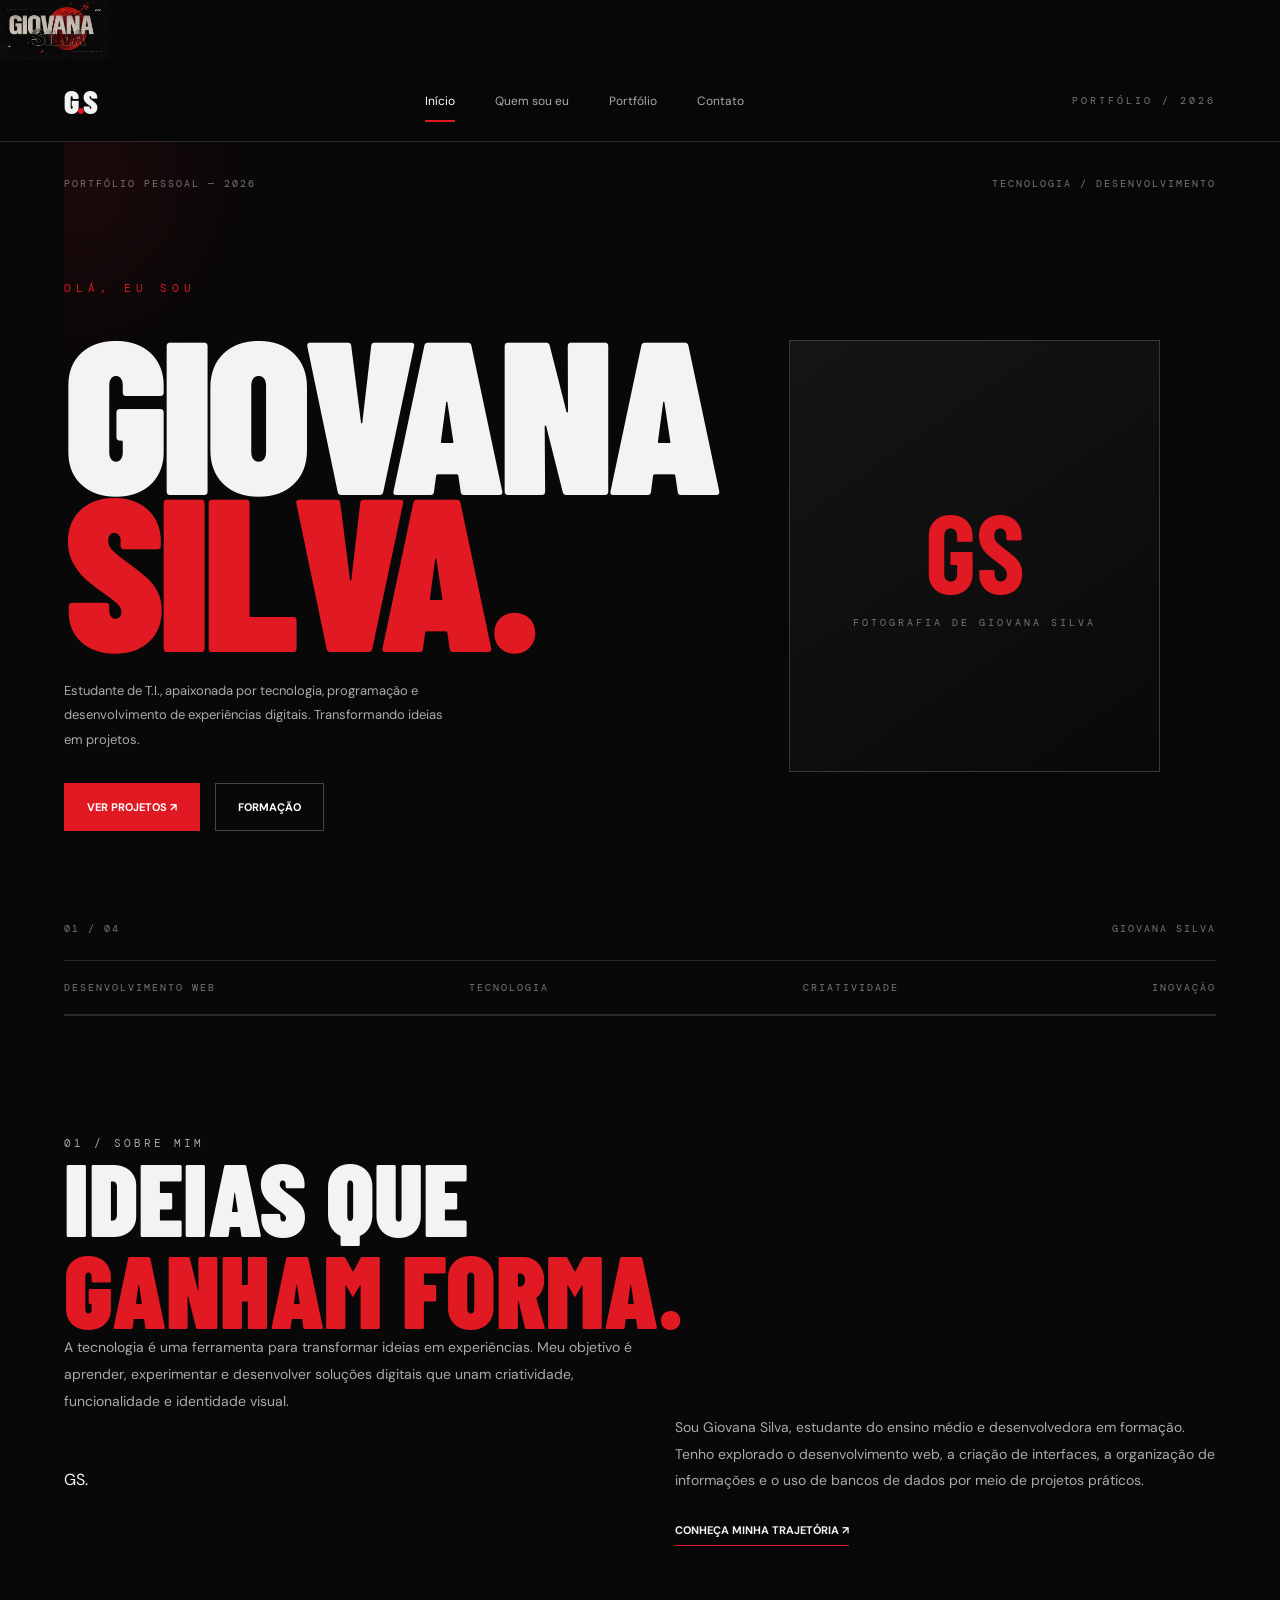
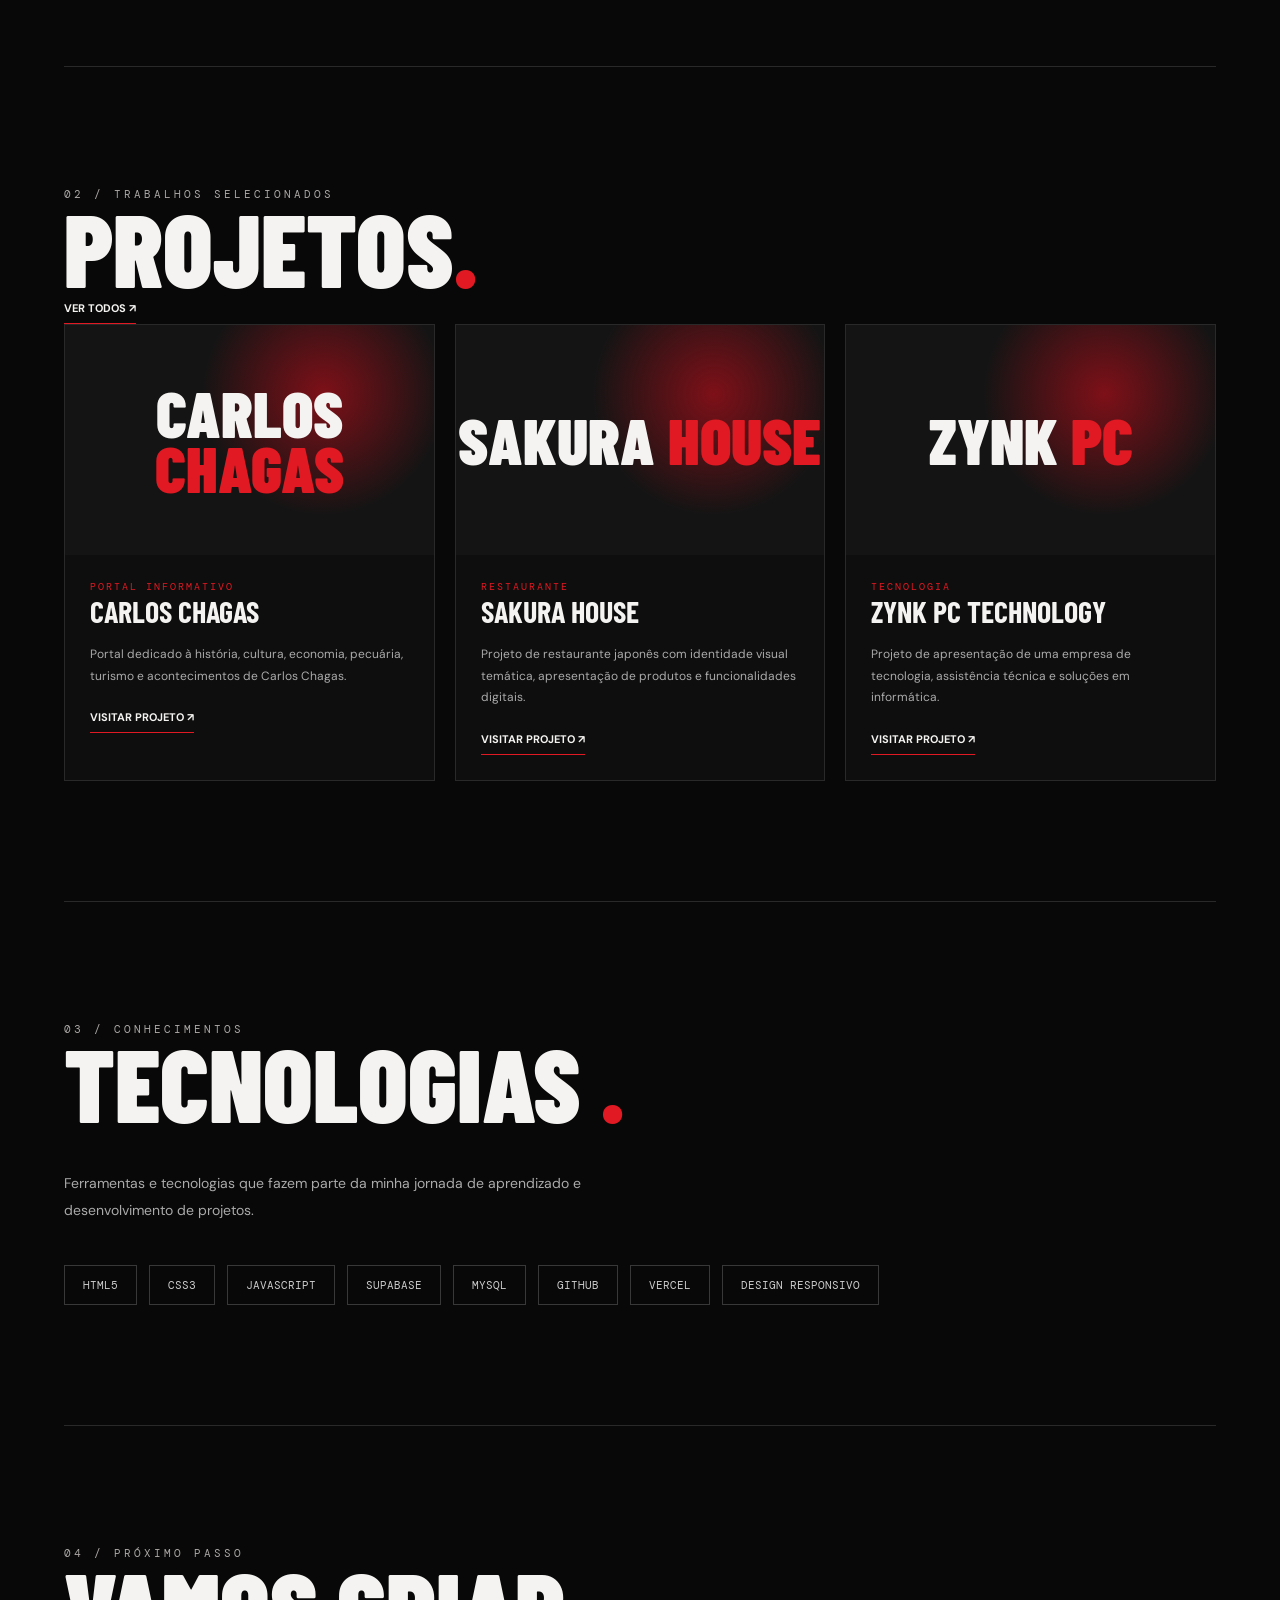
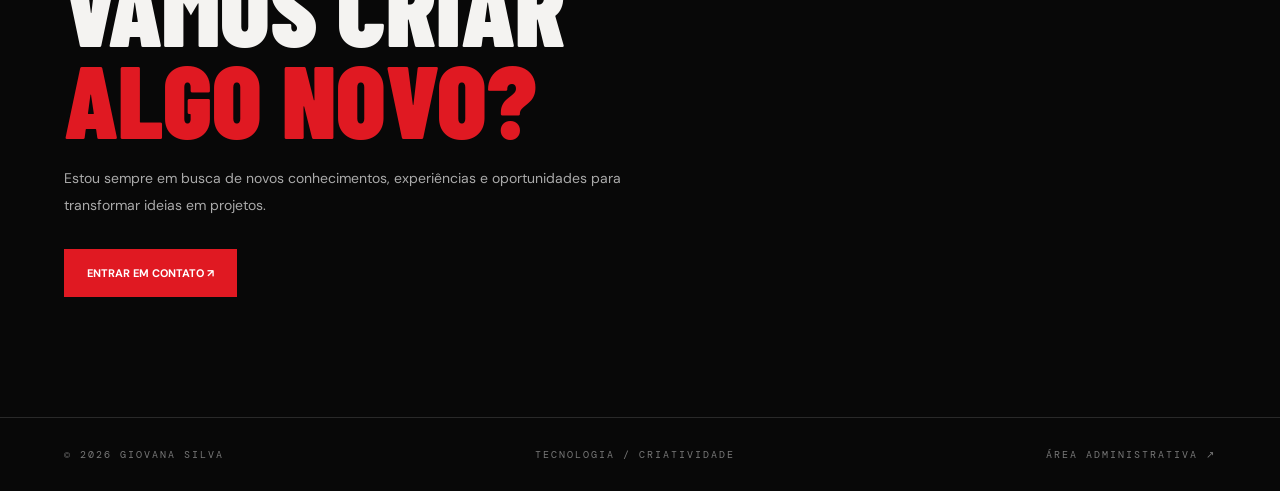
<file: index.html>
<!DOCTYPE html>
<html lang="pt-BR">

<head>
    <meta charset="UTF-8">
    <meta name="viewport" content="width=device-width, initial-scale=1.0">

    <title>Giovana Silva 💖Portfólio</title>

    <meta name="description"
        content="Portfólio pessoal de Giovana Silva. Conheça minha trajetória, projetos e experiências em tecnologia e desenvolvimento web.">

    <meta name="author" content="Giovana Silva">
    <meta name="robots" content="index, follow">
    <meta name="theme-color" content="#080808">

    <meta property="og:title" content="Giovana Silva | Portfólio">
    <meta property="og:description"
        content="Tecnologia, criatividade e desenvolvimento web.">

    <link rel="stylesheet" href="css/style.css">
    <link rel="stylesheet" href="css/home.css">
    <a href="index.html" class="brand">
    <img
        src="img/Pôster tipográfico Giovana Silva.png"
        alt="Logo Giovana Silva">
</a>

    <link rel="icon" href="img/img">

</head>

<body>

    <!-- CABEÇALHO -->

    <header class="site-header">

        <a href="index.html" class="brand">
            G<span>.</span>S
        </a>

        <button class="menu-toggle"
            aria-label="Abrir menu"
            aria-expanded="false">
            ☰
        </button>

        <nav class="nav">

            <a href="index.html" class="active">Início</a>

            <a href="quem-sou-eu.html">Quem sou eu</a>

            <a href="portfolio.html">Portfólio</a>

            <a href="contato.html">Contato</a>

        </nav>

        <span class="header-mark">
            PORTFÓLIO / 2026
        </span>

    </header>


    <main>

        <!-- APRESENTAÇÃO -->

        <section class="container hero home-hero">

            <div class="hero-top meta-row">

                <span>PORTFÓLIO PESSOAL — 2026</span>

                <span>TECNOLOGIA / DESENVOLVIMENTO</span>

            </div>


            <div class="hero-grid">

                <div class="hero-content">

                    <div class="hero-kicker">
                        OLÁ, EU SOU
                    </div>

                    <h1 class="hero-name">
                        GIOVANA
                        <span>SILVA.</span>
                    </h1>

                    <p class="hero-description">

                        Estudante de T.I., apaixonada por
                        tecnologia, programação e desenvolvimento
                        de experiências digitais.

                        Transformando ideias em projetos.

                    </p>


                    <div class="btn-row">

                        <a href="portfolio.html" class="btn">
                            VER PROJETOS ↗
                        </a>

                        <a href="quem-sou-eu.html"
                            class="btn secondary">

                            FORMAÇÃO

                        </a>

                    </div>

                </div>


                <!-- ESPAÇO PARA FOTOGRAFIA -->

                <div class="hero-visual">

                    <div class="photo-placeholder">

                        <strong>GS</strong>

                        <small>
                            FOTOGRAFIA DE GIOVANA SILVA
                        </small>

                    </div>

                </div>

            </div>


            <div class="meta-row">

                <span>01 / 04</span>

                <span>GIOVANA SILVA</span>

            </div>

        </section>


        <!-- IDENTIDADE -->

        <div class="intro-strip container">

            <span>DESENVOLVIMENTO WEB</span>

            <span>TECNOLOGIA</span>

            <span>CRIATIVIDADE</span>

            <span>INOVAÇÃO</span>

        </div>


        <!-- SOBRE -->

        <section class="section container">

            <div class="section-head reveal">

                <div>

                    <div class="eyebrow">
                        01 / SOBRE MIM
                    </div>

                    <h2 class="section-title">

                        IDEIAS QUE
                        <br>

                        <span>GANHAM FORMA.</span>

                    </h2>

                </div>


                <p class="body-copy">

                    A tecnologia é uma ferramenta para transformar
                    ideias em experiências.

                    Meu objetivo é aprender, experimentar e desenvolver
                    soluções digitais que unam criatividade,
                    funcionalidade e identidade visual.

                </p>

            </div>


            <div class="split reveal">

                <div class="big-index">
                    GS<span>.</span>
                </div>

                <div>

                    <p class="body-copy">

                        Sou Giovana Silva, estudante do ensino médio
                        e desenvolvedora em formação.

                        Tenho explorado o desenvolvimento web,
                        a criação de interfaces, a organização
                        de informações e o uso de bancos de dados
                        por meio de projetos práticos.

                    </p>

                    <br>

                    <a href="quem-sou-eu.html" class="text-link">

                        CONHEÇA MINHA TRAJETÓRIA ↗

                    </a>

                </div>

            </div>

        </section>


        <!-- PROJETOS -->

        <section class="section container">

            <div class="section-head reveal">

                <div>

                    <div class="eyebrow">
                        02 / TRABALHOS SELECIONADOS
                    </div>

                    <h2 class="section-title">
                        PROJETOS<span>.</span>
                    </h2>

                </div>


                <a href="portfolio.html" class="text-link">
                    VER TODOS ↗
                </a>

            </div>


            <div class="cards">


                <!-- CARLOS CHAGAS -->

                <article class="project-card">

                    <div class="project-art">

                        <strong>
                            CARLOS
                            <span>CHAGAS</span>
                        </strong>

                    </div>

                    <div class="project-info">

                        <div class="project-type">
                            PORTAL INFORMATIVO
                        </div>

                        <h3>CARLOS CHAGAS</h3>

                        <p>

                            Portal dedicado à história,
                            cultura, economia, pecuária,
                            turismo e acontecimentos de
                            Carlos Chagas.

                        </p>

                        <a href="https://carloschagas.vercel.app/"
                            target="_blank"
                            rel="noopener noreferrer"
                            class="text-link">

                            VISITAR PROJETO ↗

                        </a>

                    </div>

                </article>


                <!-- SAKURA HOUSE -->

                <article class="project-card">

                    <div class="project-art">

                        <strong>
                            SAKURA
                            <span>HOUSE</span>
                        </strong>

                    </div>

                    <div class="project-info">

                        <div class="project-type">
                            RESTAURANTE
                        </div>

                        <h3>SAKURA HOUSE</h3>

                        <p>

                            Projeto de restaurante japonês
                            com identidade visual temática,
                            apresentação de produtos e
                            funcionalidades digitais.

                        </p>

                        <a href="https://sakurahouse-silk.vercel.app/"
                            target="_blank"
                            rel="noopener noreferrer"
                            class="text-link">

                            VISITAR PROJETO ↗

                        </a>

                    </div>

                </article>


                <!-- ZYNK -->

                <article class="project-card">

                    <div class="project-art">

                        <strong>
                            ZYNK
                            <span>PC</span>
                        </strong>

                    </div>

                    <div class="project-info">

                        <div class="project-type">
                            TECNOLOGIA
                        </div>

                        <h3>ZYNK PC TECHNOLOGY</h3>

                        <p>

                            Projeto de apresentação
                            de uma empresa de tecnologia,
                            assistência técnica e soluções
                            em informática.

                        </p>

                        <a href="https://zynk-roan.vercel.app/"
                            target="_blank"
                            rel="noopener noreferrer"
                            class="text-link">

                            VISITAR PROJETO ↗

                        </a>

                    </div>

                </article>


            </div>

        </section>


        <!-- CONHECIMENTOS -->

        <section class="section container">

            <div class="eyebrow">
                03 / CONHECIMENTOS
            </div>

            <h2 class="section-title">

                TECNOLOGIAS
                <span>.</span>

            </h2>

            <br><br>

            <p class="body-copy">

                Ferramentas e tecnologias que fazem parte
                da minha jornada de aprendizado e
                desenvolvimento de projetos.

            </p>

            <br><br>

            <div class="skills">

                <span class="skill">HTML5</span>

                <span class="skill">CSS3</span>

                <span class="skill">JAVASCRIPT</span>

                <span class="skill">SUPABASE</span>

                <span class="skill">MYSQL</span>

                <span class="skill">GITHUB</span>

                <span class="skill">VERCEL</span>

                <span class="skill">DESIGN RESPONSIVO</span>

            </div>

        </section>


        <!-- OBJETIVOS -->

        <section class="section container">

            <div class="eyebrow">
                04 / PRÓXIMO PASSO
            </div>

            <h2 class="section-title">

                VAMOS CRIAR
                <br>

                <span>ALGO NOVO?</span>

            </h2>

            <br>

            <p class="body-copy">

                Estou sempre em busca de novos conhecimentos,
                experiências e oportunidades para transformar
                ideias em projetos.

            </p>

            <div class="btn-row">

                <a href="contato.html" class="btn">
                    ENTRAR EM CONTATO ↗
                </a>

            </div>

        </section>

    </main>


    <!-- RODAPÉ -->

    <footer class="site-footer">

        <span>© 2026 GIOVANA SILVA</span>

        <span>TECNOLOGIA / CRIATIVIDADE</span>

        <a href="login.html">
            ÁREA ADMINISTRATIVA ↗
        </a>

    </footer>


    <script src="js/home.js"></script>

</body>

</html>
</file>
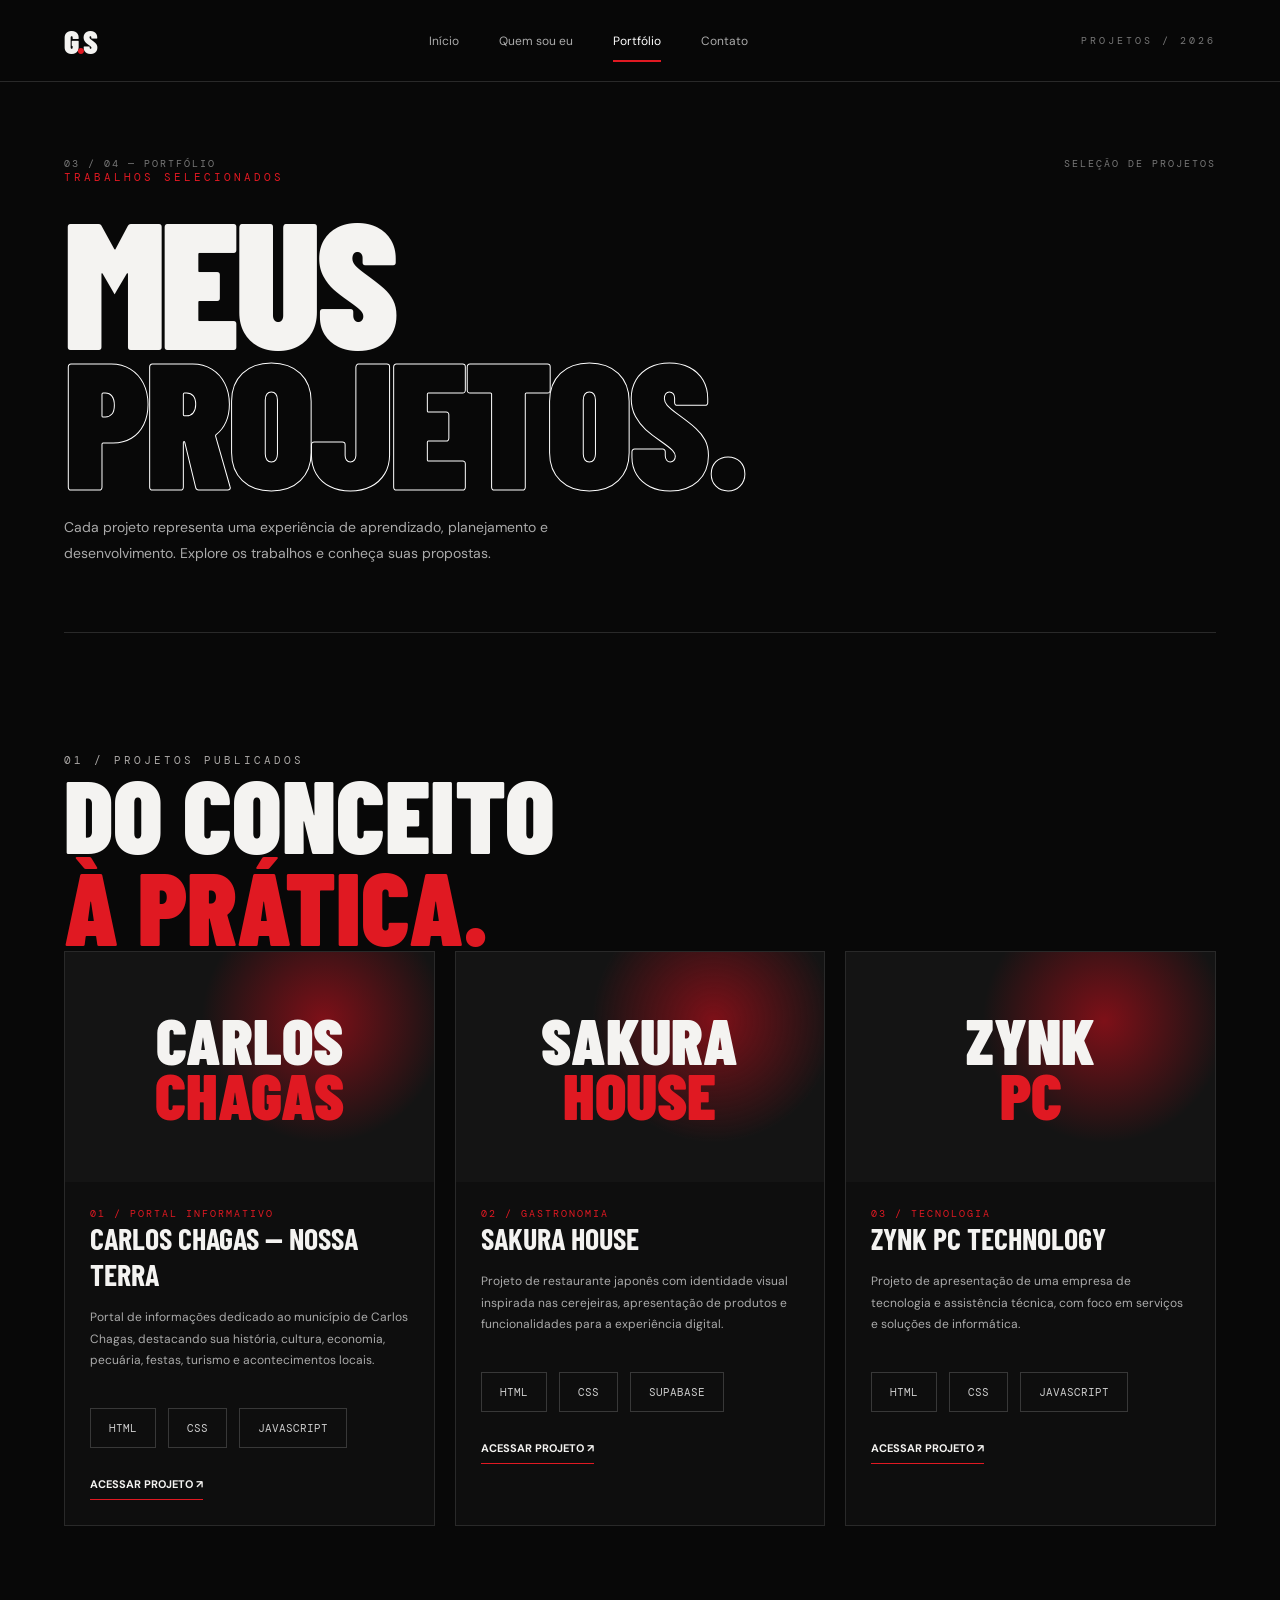
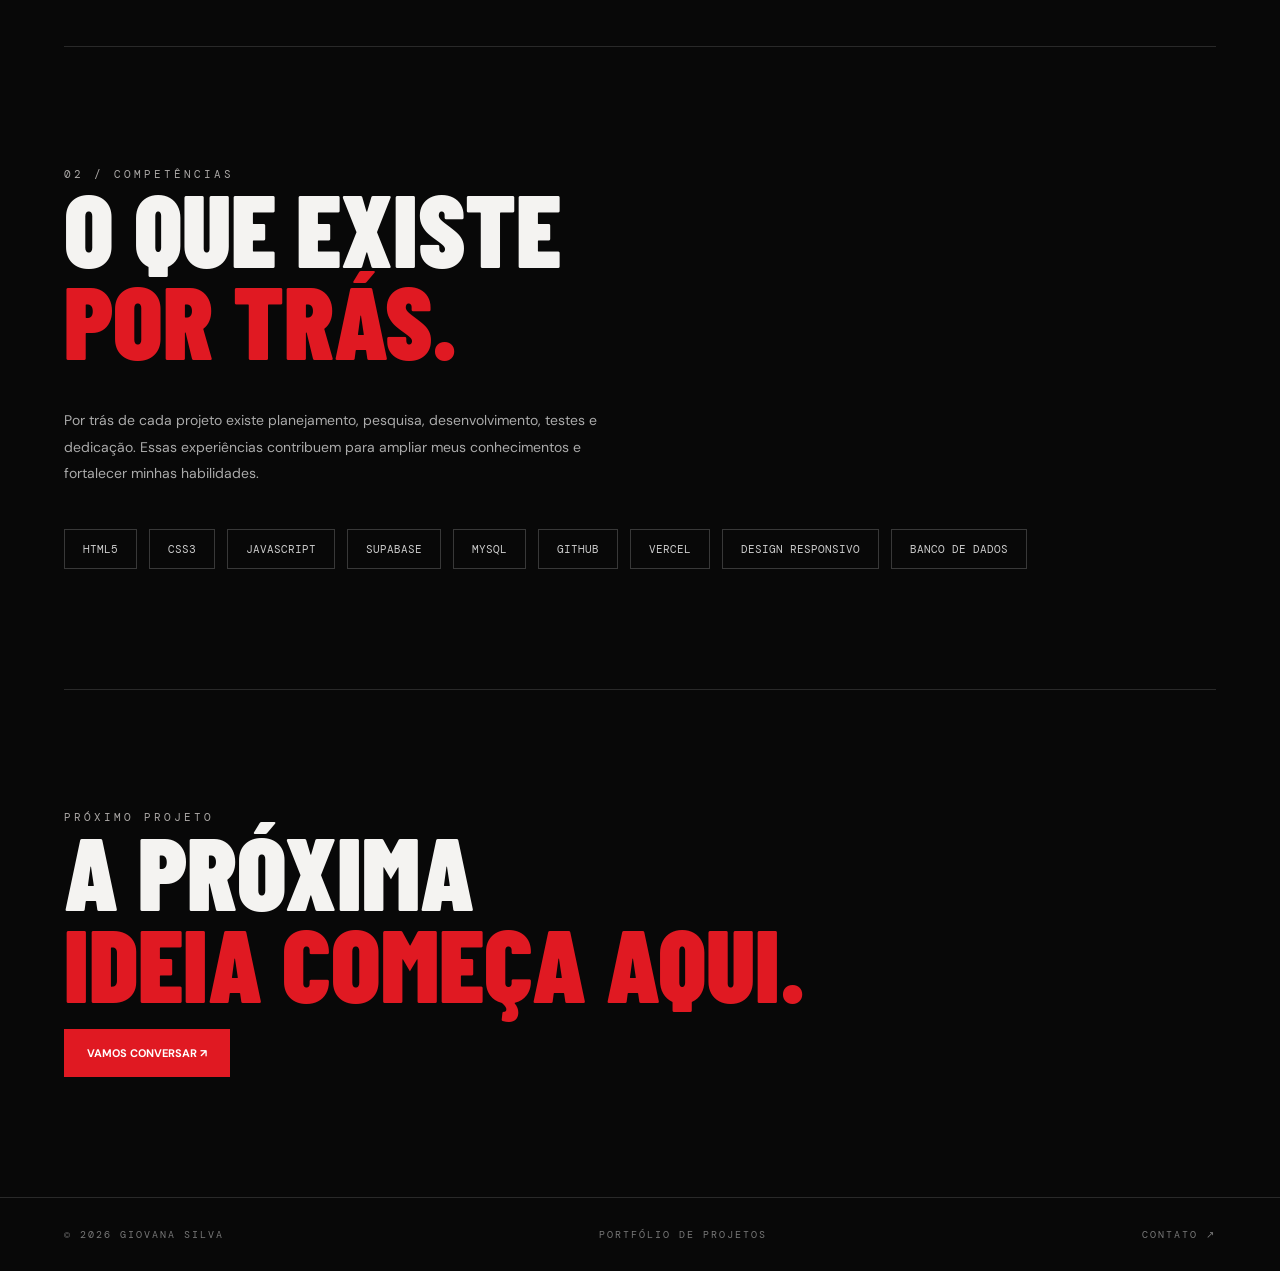
<file: portfolio.html>
<!DOCTYPE html>
<html lang="pt-BR">

<head>

    <meta charset="UTF-8">
    <meta name="viewport" content="width=device-width, initial-scale=1.0">

    <title>Portfólio | Giovana Silva</title>

    <meta name="description"
        content="Conheça os projetos de desenvolvimento web de Giovana Silva.">

    <meta name="author" content="Giovana Silva">

    <link rel="stylesheet" href="css/style.css">

</head>

<body>

    <header class="site-header">

        <a href="index.html" class="brand">
            G<span>.</span>S
        </a>

        <button class="menu-toggle"
            aria-label="Abrir menu"
            aria-expanded="false">
            ☰
        </button>

        <nav class="nav">

            <a href="index.html">Início</a>

            <a href="quem-sou-eu.html">Quem sou eu</a>

            <a href="portfolio.html" class="active">
                Portfólio
            </a>

            <a href="contato.html">Contato</a>

        </nav>

        <span class="header-mark">
            PROJETOS / 2026
        </span>

    </header>


    <main>


        <!-- ABERTURA -->

        <section class="container page-hero">

            <div class="meta-row">

                <span>03 / 04 — PORTFÓLIO</span>

                <span>SELEÇÃO DE PROJETOS</span>

            </div>


            <div>

                <div class="eyebrow red">
                    TRABALHOS SELECIONADOS
                </div>

                <h1 class="display">

                    MEUS

                    <br>

                    <span class="outline">
                        PROJETOS.
                    </span>

                </h1>

            </div>


            <p class="body-copy">

                Cada projeto representa uma experiência
                de aprendizado, planejamento e desenvolvimento.

                Explore os trabalhos e conheça suas propostas.

            </p>

        </section>


        <!-- PROJETOS -->

        <section class="section container">

            <div class="section-head">

                <div>

                    <div class="eyebrow">
                        01 / PROJETOS PUBLICADOS
                    </div>

                    <h2 class="section-title">

                        DO CONCEITO

                        <br>

                        <span>À PRÁTICA.</span>

                    </h2>

                </div>

            </div>


            <div class="cards">


                <!-- PROJETO 01 -->

                <article class="project-card">

                    <div class="project-art">

                        <strong>

                            CARLOS

                            <br>

                            <span>CHAGAS</span>

                        </strong>

                    </div>


                    <div class="project-info">

                        <div class="project-type">
                            01 / PORTAL INFORMATIVO
                        </div>

                        <h3>CARLOS CHAGAS — NOSSA TERRA</h3>

                        <p>

                            Portal de informações dedicado
                            ao município de Carlos Chagas,
                            destacando sua história, cultura,
                            economia, pecuária, festas,
                            turismo e acontecimentos locais.

                        </p>

                        <br>

                        <div class="skills">

                            <span class="skill">HTML</span>

                            <span class="skill">CSS</span>

                            <span class="skill">JAVASCRIPT</span>

                        </div>

                        <br>

                        <a href="https://carloschagas.vercel.app/"
                            target="_blank"
                            rel="noopener noreferrer"
                            class="text-link">

                            ACESSAR PROJETO ↗

                        </a>

                    </div>

                </article>


                <!-- PROJETO 02 -->

                <article class="project-card">

                    <div class="project-art">

                        <strong>

                            SAKURA

                            <br>

                            <span>HOUSE</span>

                        </strong>

                    </div>


                    <div class="project-info">

                        <div class="project-type">
                            02 / GASTRONOMIA
                        </div>

                        <h3>SAKURA HOUSE</h3>

                        <p>

                            Projeto de restaurante japonês
                            com identidade visual inspirada
                            nas cerejeiras, apresentação
                            de produtos e funcionalidades
                            para a experiência digital.

                        </p>

                        <br>

                        <div class="skills">

                            <span class="skill">HTML</span>

                            <span class="skill">CSS</span>

                            <span class="skill">SUPABASE</span>

                        </div>

                        <br>

                        <a href="https://sakurahouse-silk.vercel.app/"
                            target="_blank"
                            rel="noopener noreferrer"
                            class="text-link">

                            ACESSAR PROJETO ↗

                        </a>

                    </div>

                </article>


                <!-- PROJETO 03 -->

                <article class="project-card">

                    <div class="project-art">

                        <strong>

                            ZYNK

                            <br>

                            <span>PC</span>

                        </strong>

                    </div>


                    <div class="project-info">

                        <div class="project-type">
                            03 / TECNOLOGIA
                        </div>

                        <h3>ZYNK PC TECHNOLOGY</h3>

                        <p>

                            Projeto de apresentação
                            de uma empresa de tecnologia
                            e assistência técnica,
                            com foco em serviços e
                            soluções de informática.

                        </p>

                        <br>

                        <div class="skills">

                            <span class="skill">HTML</span>

                            <span class="skill">CSS</span>

                            <span class="skill">JAVASCRIPT</span>

                        </div>

                        <br>

                        <a href="https://zynk-roan.vercel.app/"
                            target="_blank"
                            rel="noopener noreferrer"
                            class="text-link">

                            ACESSAR PROJETO ↗

                        </a>

                    </div>

                </article>


            </div>

        </section>


        <!-- COMPETÊNCIAS -->

        <section class="section container">

            <div class="eyebrow">
                02 / COMPETÊNCIAS
            </div>

            <h2 class="section-title">

                O QUE EXISTE

                <br>

                <span>POR TRÁS.</span>

            </h2>

            <br><br>

            <p class="body-copy">

                Por trás de cada projeto existe
                planejamento, pesquisa, desenvolvimento,
                testes e dedicação.

                Essas experiências contribuem
                para ampliar meus conhecimentos
                e fortalecer minhas habilidades.

            </p>

            <br><br>

            <div class="skills">

                <span class="skill">HTML5</span>

                <span class="skill">CSS3</span>

                <span class="skill">JAVASCRIPT</span>

                <span class="skill">SUPABASE</span>

                <span class="skill">MYSQL</span>

                <span class="skill">GITHUB</span>

                <span class="skill">VERCEL</span>

                <span class="skill">DESIGN RESPONSIVO</span>

                <span class="skill">BANCO DE DADOS</span>

            </div>

        </section>


        <!-- ENCERRAMENTO -->

        <section class="section container">

            <div class="eyebrow">
                PRÓXIMO PROJETO
            </div>

            <h2 class="section-title">

                A PRÓXIMA

                <br>

                <span>IDEIA COMEÇA AQUI.</span>

            </h2>

            <br>

            <a href="contato.html" class="btn">
                VAMOS CONVERSAR ↗
            </a>

        </section>

    </main>


    <footer class="site-footer">

        <span>© 2026 GIOVANA SILVA</span>

        <span>PORTFÓLIO DE PROJETOS</span>

        <a href="contato.html">
            CONTATO ↗
        </a>

    </footer>


    <script src="js/home.js"></script>

</body>

</html>
</file>
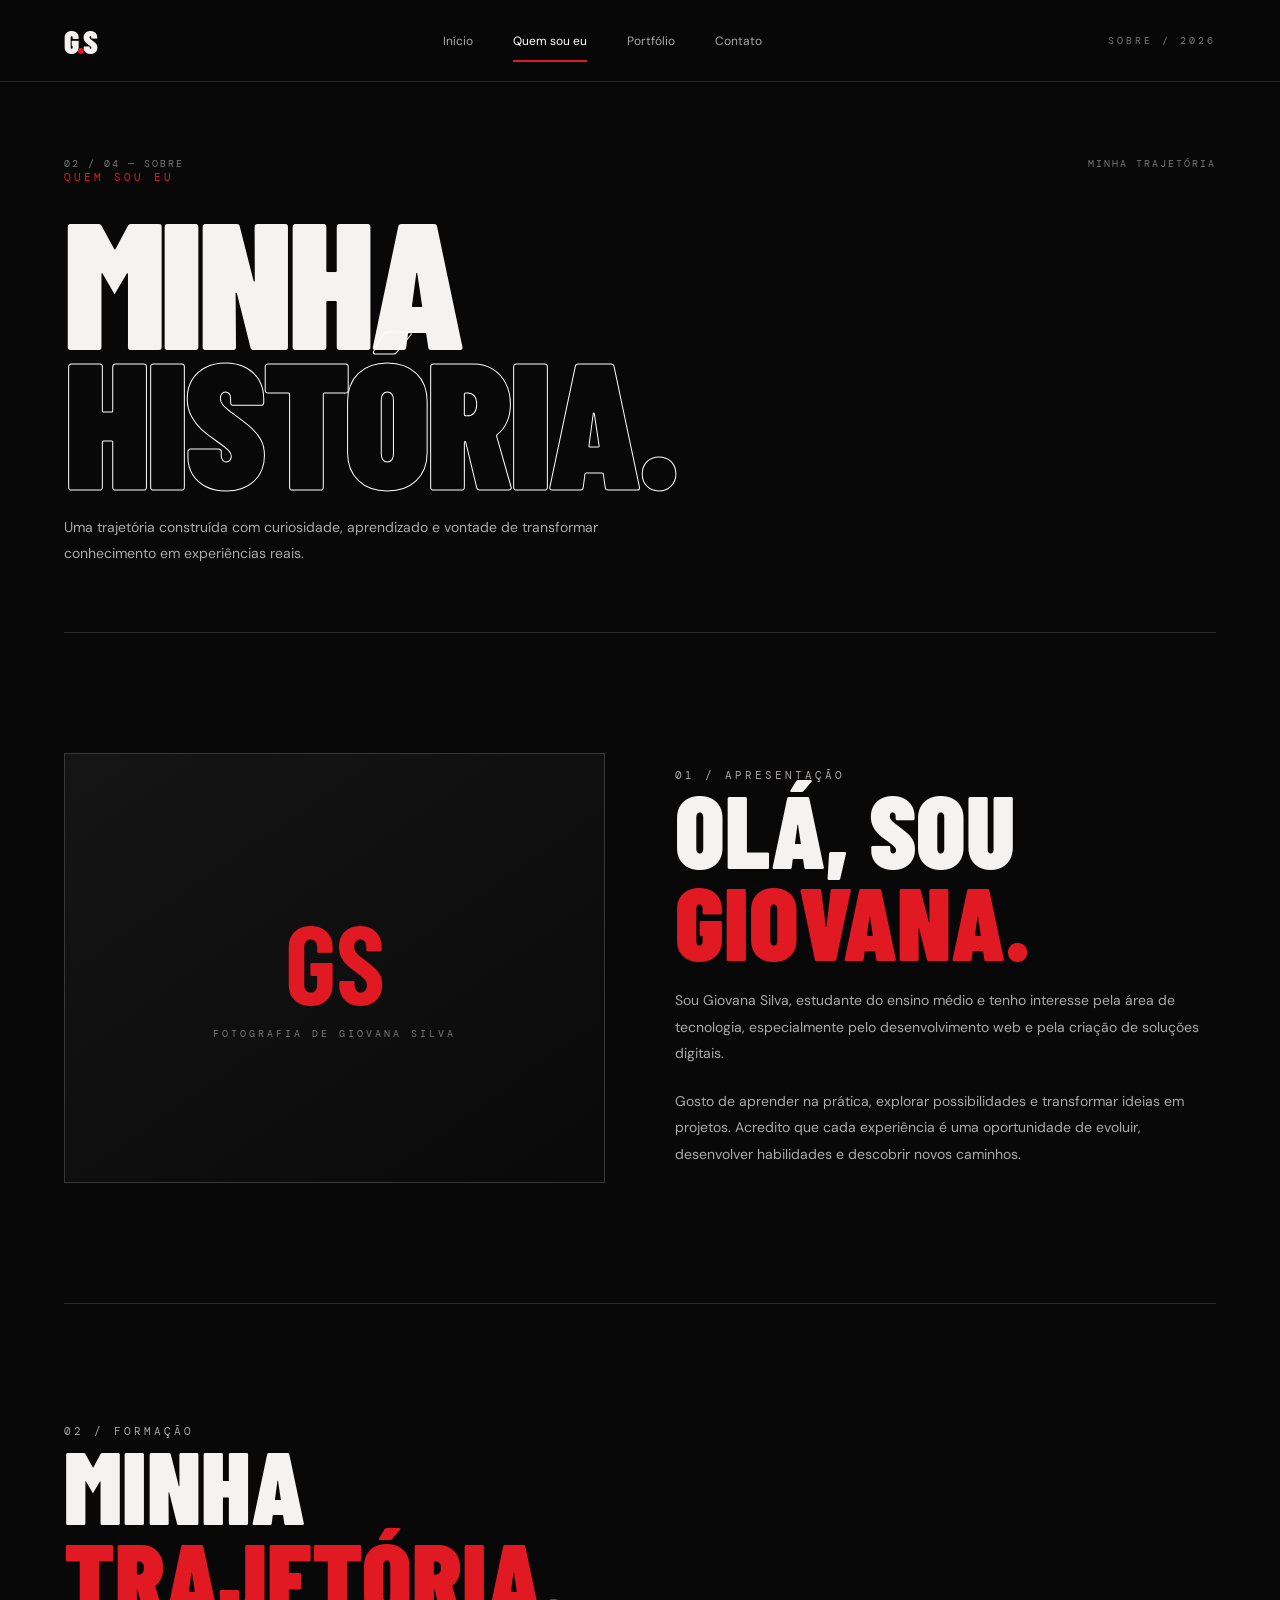
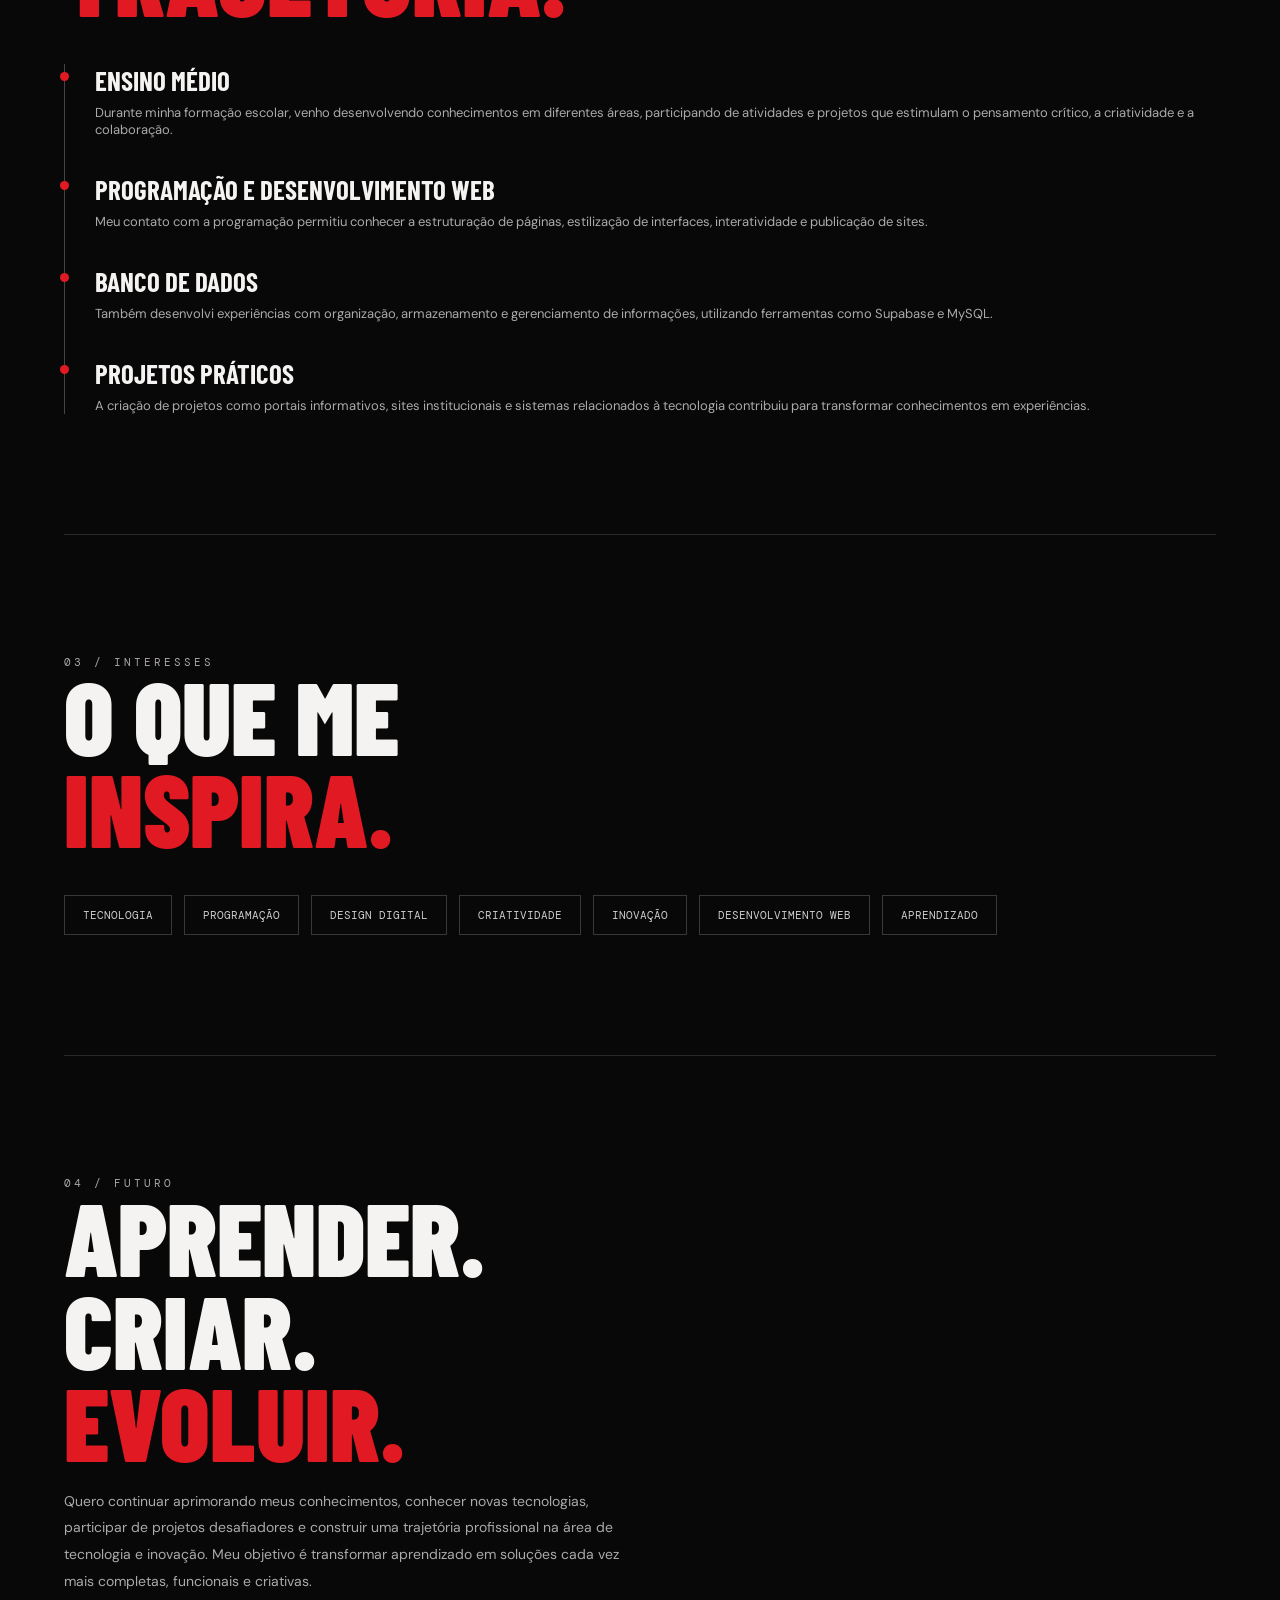
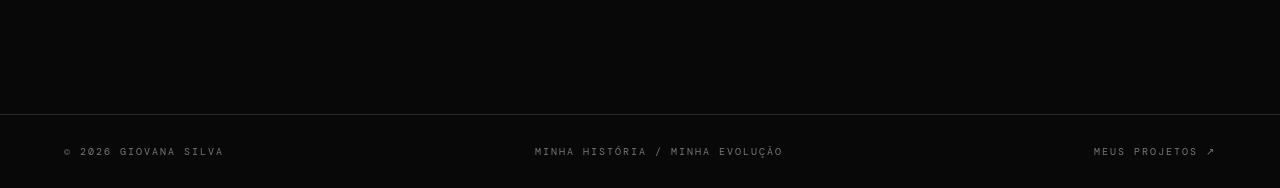
<file: quem-sou-eu.html>
<!DOCTYPE html>
<html lang="pt-BR">

<head>

    <meta charset="UTF-8">
    <meta name="viewport" content="width=device-width, initial-scale=1.0">

    <title>Quem sou eu | Giovana Silva</title>

    <meta name="description"
        content="Conheça Giovana Silva, sua trajetória escolar, interesses, experiências e objetivos na tecnologia.">

    <meta name="author" content="Giovana Silva">

    <link rel="stylesheet" href="css/style.css">

</head>

<body>

    <header class="site-header">

        <a href="index.html" class="brand">
            G<span>.</span>S
        </a>

        <button class="menu-toggle"
            aria-label="Abrir menu"
            aria-expanded="false">
            ☰
        </button>

        <nav class="nav">

            <a href="index.html">Início</a>

            <a href="quem-sou-eu.html" class="active">
                Quem sou eu
            </a>

            <a href="portfolio.html">Portfólio</a>

            <a href="contato.html">Contato</a>

        </nav>

        <span class="header-mark">
            SOBRE / 2026
        </span>

    </header>


    <main>

        <!-- ABERTURA -->

        <section class="container page-hero">

            <div class="meta-row">

                <span>02 / 04 — SOBRE</span>

                <span>MINHA TRAJETÓRIA</span>

            </div>


            <div>

                <div class="eyebrow red">
                    QUEM SOU EU
                </div>

                <h1 class="display">

                    MINHA

                    <br>

                    <span class="outline">
                        HISTÓRIA.
                    </span>

                </h1>

            </div>


            <p class="body-copy">

                Uma trajetória construída com curiosidade,
                aprendizado e vontade de transformar
                conhecimento em experiências reais.

            </p>

        </section>


        <!-- APRESENTAÇÃO -->

        <section class="section container">

            <div class="split">

                <div class="photo-placeholder"
                    style="position:relative; width:100%; height:430px;">

                    <strong>GS</strong>

                    <small>
                        FOTOGRAFIA DE GIOVANA SILVA
                    </small>

                </div>


                <div>

                    <div class="eyebrow">
                        01 / APRESENTAÇÃO
                    </div>

                    <h2 class="section-title">

                        OLÁ, SOU

                        <br>

                        <span>GIOVANA.</span>

                    </h2>

                    <br>

                    <p class="body-copy">

                        Sou Giovana Silva, estudante do ensino
                        médio e tenho interesse pela área de
                        tecnologia, especialmente pelo
                        desenvolvimento web e pela criação
                        de soluções digitais.

                    </p>

                    <br>

                    <p class="body-copy">

                        Gosto de aprender na prática,
                        explorar possibilidades e transformar
                        ideias em projetos.

                        Acredito que cada experiência é
                        uma oportunidade de evoluir,
                        desenvolver habilidades e descobrir
                        novos caminhos.

                    </p>

                </div>

            </div>

        </section>


        <!-- TRAJETÓRIA ESCOLAR -->

        <section class="section container">

            <div class="eyebrow">
                02 / FORMAÇÃO
            </div>

            <h2 class="section-title">

                MINHA

                <br>

                <span>TRAJETÓRIA.</span>

            </h2>

            <br><br>

            <div class="timeline">


                <div class="timeline-item">

                    <h3>Ensino médio</h3>

                    <p>

                        Durante minha formação escolar,
                        venho desenvolvendo conhecimentos
                        em diferentes áreas, participando
                        de atividades e projetos que
                        estimulam o pensamento crítico,
                        a criatividade e a colaboração.

                    </p>

                </div>


                <div class="timeline-item">

                    <h3>Programação e desenvolvimento web</h3>

                    <p>

                        Meu contato com a programação
                        permitiu conhecer a estruturação
                        de páginas, estilização de interfaces,
                        interatividade e publicação de sites.

                    </p>

                </div>


                <div class="timeline-item">

                    <h3>Banco de dados</h3>

                    <p>

                        Também desenvolvi experiências
                        com organização, armazenamento
                        e gerenciamento de informações,
                        utilizando ferramentas como
                        Supabase e MySQL.

                    </p>

                </div>


                <div class="timeline-item">

                    <h3>Projetos práticos</h3>

                    <p>

                        A criação de projetos como
                        portais informativos, sites
                        institucionais e sistemas
                        relacionados à tecnologia
                        contribuiu para transformar
                        conhecimentos em experiências.

                    </p>

                </div>

            </div>

        </section>


        <!-- INTERESSES -->

        <section class="section container">

            <div class="eyebrow">
                03 / INTERESSES
            </div>

            <h2 class="section-title">

                O QUE ME

                <br>

                <span>INSPIRA.</span>

            </h2>

            <br><br>

            <div class="skills">

                <span class="skill">TECNOLOGIA</span>

                <span class="skill">PROGRAMAÇÃO</span>

                <span class="skill">DESIGN DIGITAL</span>

                <span class="skill">CRIATIVIDADE</span>

                <span class="skill">INOVAÇÃO</span>

                <span class="skill">DESENVOLVIMENTO WEB</span>

                <span class="skill">APRENDIZADO</span>

            </div>

        </section>


        <!-- OBJETIVOS -->

        <section class="section container">

            <div class="eyebrow">
                04 / FUTURO
            </div>

            <h2 class="section-title">

                APRENDER.

                <br>

                CRIAR.

                <br>

                <span>EVOLUIR.</span>

            </h2>

            <br>

            <p class="body-copy">

                Quero continuar aprimorando meus conhecimentos,
                conhecer novas tecnologias, participar
                de projetos desafiadores e construir
                uma trajetória profissional na área
                de tecnologia e inovação.

                Meu objetivo é transformar aprendizado
                em soluções cada vez mais completas,
                funcionais e criativas.

            </p>

        </section>

    </main>


    <footer class="site-footer">

        <span>© 2026 GIOVANA SILVA</span>

        <span>MINHA HISTÓRIA / MINHA EVOLUÇÃO</span>

        <a href="portfolio.html">
            MEUS PROJETOS ↗
        </a>

    </footer>


    <script src="js/home.js"></script>

</body>

</html>
</file>
<file: css/style.css>
@import url('https://fonts.googleapis.com/css2?family=Barlow+Condensed:wght@500;600;700;800;900&family=DM+Mono:wght@400;500&family=DM+Sans:wght@400;500;600;700&display=swap');

:root {
    --preto: #080808;
    --branco: #f4f3f1;
    --vermelho: #e01922;
    --cinza: #aaa7a5;
    --linha: #292929;

    --titulo: 'Barlow Condensed', sans-serif;
    --texto: 'DM Sans', sans-serif;
    --mono: 'DM Mono', monospace;
}

* {
    margin: 0;
    padding: 0;
    box-sizing: border-box;
}

html {
    scroll-behavior: smooth;
}

body {
    background: var(--preto);
    color: var(--branco);
    font-family: var(--texto);
    overflow-x: hidden;
}

a {
    color: inherit;
    text-decoration: none;
}

img {
    max-width: 100%;
    display: block;
}

button,
input,
textarea {
    font: inherit;
}

::selection {
    background: var(--vermelho);
    color: white;
}

/* CABEÇALHO */

.site-header {
    width: 100%;
    height: 82px;
    padding: 0 5%;

    display: flex;
    align-items: center;
    justify-content: space-between;

    background: rgba(8, 8, 8, .96);
    border-bottom: 1px solid var(--linha);

    position: sticky;
    top: 0;
    z-index: 1000;
}

.brand {
    font-family: var(--titulo);
    font-size: 32px;
    font-weight: 900;
    letter-spacing: -2px;
}

.brand span {
    color: var(--vermelho);
}

.nav {
    display: flex;
    align-items: center;
    gap: 40px;
}

.nav a {
    color: #aaa;
    font-size: 12px;
    position: relative;
    transition: .3s;
}

.nav a:hover,
.nav a.active {
    color: white;
}

.nav a.active::after {
    content: "";
    width: 100%;
    height: 2px;

    background: var(--vermelho);

    position: absolute;
    left: 0;
    bottom: -13px;
}

.header-mark {
    font-family: var(--mono);
    font-size: 10px;
    letter-spacing: 3px;
    color: #777;
}

.menu-toggle {
    display: none;
    background: transparent;
    border: none;
    color: white;
    font-size: 25px;
    cursor: pointer;
}

/* ESTRUTURA */

.container {
    width: 90%;
    max-width: 1450px;
    margin: auto;
}

.section {
    padding: 120px 0;
    border-top: 1px solid var(--linha);
}

.eyebrow {
    font-family: var(--mono);
    font-size: 11px;
    letter-spacing: 3px;
    color: var(--cinza);
    text-transform: uppercase;
}

.red {
    color: var(--vermelho);
}

.display {
    font-family: var(--titulo);
    font-size: clamp(80px, 14vw, 190px);
    font-weight: 900;
    line-height: .78;
    letter-spacing: -5px;
    text-transform: uppercase;
    margin: 25px 0;
}

.display .outline {
    color: transparent;
    -webkit-text-stroke: 1px white;
}

.section-title {
    font-family: var(--titulo);
    font-size: clamp(50px, 8vw, 105px);
    font-weight: 900;
    line-height: .9;
    text-transform: uppercase;
}

.section-title span {
    color: var(--vermelho);
}

.body-copy {
    max-width: 570px;
    color: #aaa;
    font-size: 14px;
    line-height: 1.9;
}

/* BOTÕES */

.btn {
    min-height: 48px;
    padding: 0 22px;

    display: inline-flex;
    align-items: center;
    justify-content: center;
    gap: 10px;

    background: var(--vermelho);
    border: 1px solid var(--vermelho);

    color: white;
    font-size: 11px;
    font-weight: 700;

    transition: .3s;
    cursor: pointer;
}

.btn:hover {
    background: white;
    color: black;
    border-color: white;
    transform: translateY(-3px);
}

.btn.secondary {
    background: transparent;
    border-color: #444;
}

.btn.secondary:hover {
    background: white;
    color: black;
}

.btn-row {
    display: flex;
    flex-wrap: wrap;
    gap: 15px;
    margin-top: 30px;
}

/* PÁGINAS */

.page-hero {
    min-height: 370px;
    padding-top: 75px;
    padding-bottom: 65px;

    display: flex;
    flex-direction: column;
    justify-content: space-between;
}

.meta-row {
    display: flex;
    justify-content: space-between;
    gap: 20px;

    color: #777;
    font-family: var(--mono);
    font-size: 10px;
    letter-spacing: 2px;
}

.intro-strip {
    display: flex;
    justify-content: space-between;
    flex-wrap: wrap;
    gap: 20px;

    padding: 20px 0;

    border-top: 1px solid var(--linha);
    border-bottom: 1px solid var(--linha);

    color: #777;
    font-family: var(--mono);
    font-size: 10px;
    letter-spacing: 2px;
}

/* HERO */

.hero {
    min-height: calc(100vh - 82px);
    padding-top: 35px;
    padding-bottom: 25px;

    display: flex;
    flex-direction: column;
    justify-content: space-between;

    position: relative;
}

.hero-grid {
    flex: 1;

    display: grid;
    grid-template-columns: 1.05fr .95fr;
    align-items: center;
    gap: 40px;

    padding: 45px 0;
}

.hero-kicker {
    color: var(--vermelho);
    font-family: var(--mono);
    font-size: 11px;
    letter-spacing: 5px;
}

.hero-name {
    font-family: var(--titulo);
    font-size: clamp(100px, 17vw, 240px);
    font-weight: 900;
    line-height: .72;
    letter-spacing: -7px;
    margin: 35px 0;
}

.hero-name span {
    display: block;
    color: var(--vermelho);
}

.hero-description {
    max-width: 400px;
    color: #aaa;
    font-size: 13px;
    line-height: 1.9;
}

.hero-visual {
    height: 480px;
    display: flex;
    align-items: center;
    justify-content: center;
    position: relative;
}

.hero-visual::before {
    content: "";
    position: absolute;

    width: 400px;
    height: 400px;
    border-radius: 50%;

    background: radial-gradient(
        circle,
        rgba(180, 0, 15, .25),
        transparent 70%
    );

    filter: blur(20px);
}

/* ESPAÇO DA FOTO */

.photo-placeholder {
    width: 85%;
    height: 90%;

    border: 1px solid #383838;

    display: flex;
    align-items: center;
    justify-content: center;
    flex-direction: column;

    background: linear-gradient(
        145deg,
        #151515,
        #090909
    );

    position: relative;
    z-index: 1;
}

.photo-placeholder strong {
    font-family: var(--titulo);
    font-size: 110px;
    color: var(--vermelho);
}

.photo-placeholder small {
    font-family: var(--mono);
    font-size: 10px;
    letter-spacing: 3px;
    color: #777;
}

/* PROJETOS */

.cards {
    display: grid;
    grid-template-columns: repeat(3, 1fr);
    gap: 20px;
}

.project-card {
    background: #0e0e0e;
    border: 1px solid var(--linha);
    transition: .3s;
}

.project-card:hover {
    transform: translateY(-8px);
    border-color: var(--vermelho);
}

.project-art {
    height: 230px;

    display: flex;
    align-items: center;
    justify-content: center;

    background:
        radial-gradient(circle at 70% 30%, #7e1018, transparent 40%),
        #141414;
}

.project-art strong {
    font-family: var(--titulo);
    font-size: 65px;
    font-weight: 900;
    text-align: center;
    line-height: .85;
}

.project-art strong span {
    color: var(--vermelho);
}

.project-info {
    padding: 25px;
}

.project-info h3 {
    font-family: var(--titulo);
    font-size: 30px;
    text-transform: uppercase;
}

.project-info p {
    color: #aaa;
    font-size: 12px;
    line-height: 1.8;
    margin: 15px 0;
}

.project-type {
    color: var(--vermelho);
    font-family: var(--mono);
    font-size: 10px;
    letter-spacing: 2px;
}

.text-link {
    display: inline-block;
    padding: 8px 0;
    border-bottom: 1px solid var(--vermelho);

    font-size: 11px;
    font-weight: 700;
}

/* CONHECIMENTOS */

.skills {
    display: flex;
    flex-wrap: wrap;
    gap: 12px;
}

.skill {
    border: 1px solid #383838;
    padding: 12px 18px;

    color: #ccc;
    font-family: var(--mono);
    font-size: 11px;
}

/* HISTÓRIA */

.split {
    display: grid;
    grid-template-columns: 1fr 1fr;
    align-items: center;
    gap: 70px;
}

.timeline {
    border-left: 1px solid #444;
    padding-left: 30px;

    display: grid;
    gap: 35px;
}

.timeline-item {
    position: relative;
}

.timeline-item::before {
    content: "";
    width: 9px;
    height: 9px;
    border-radius: 50%;

    background: var(--vermelho);

    position: absolute;
    left: -35px;
    top: 8px;
}

.timeline-item h3 {
    font-family: var(--titulo);
    font-size: 27px;
    text-transform: uppercase;
}

.timeline-item p {
    color: #aaa;
    font-size: 13px;
    margin-top: 8px;
}

/* FORMULÁRIOS */

.form-grid {
    display: grid;
    grid-template-columns: 1fr 1fr;
    gap: 20px;
}

.field {
    display: flex;
    flex-direction: column;
    gap: 10px;
}

.field.full {
    grid-column: 1 / -1;
}

.field label {
    font-family: var(--mono);
    font-size: 10px;
    letter-spacing: 2px;
    text-transform: uppercase;
    color: #aaa;
}

.field input,
.field textarea {
    background: #111;
    border: 1px solid #333;
    padding: 15px;
    color: white;
    outline: none;
}

.field input:focus,
.field textarea:focus {
    border-color: var(--vermelho);
}

.field textarea {
    min-height: 150px;
    resize: vertical;
}

.notice {
    padding: 14px;
    border: 1px solid #333;
    color: #aaa;
    font-size: 12px;
}

.notice.error {
    color: #ff9a9e;
    border-color: #8f2026;
}

.notice.success {
    color: #9ce0b6;
    border-color: #276b45;
}

/* RODAPÉ */

.site-footer {
    padding: 30px 5%;
    border-top: 1px solid var(--linha);

    display: flex;
    justify-content: space-between;
    flex-wrap: wrap;
    gap: 20px;

    color: #777;
    font-family: var(--mono);
    font-size: 10px;
    letter-spacing: 2px;
}

/* ANIMAÇÕES */

.reveal {
    opacity: 0;
    transform: translateY(30px);
    transition: .8s;
}

.reveal.visible {
    opacity: 1;
    transform: translateY(0);
}

/* RESPONSIVIDADE */

@media(max-width: 850px) {

    .site-header {
        height: 70px;
    }

    .menu-toggle {
        display: block;
    }

    .nav {
        display: none;
        position: absolute;
        top: 70px;
        left: 0;
        width: 100%;

        background: #080808;
        padding: 25px 5%;

        flex-direction: column;
        align-items: flex-start;
    }

    .nav.open {
        display: flex;
    }

    .header-mark {
        display: none;
    }

    .hero-grid {
        grid-template-columns: 1fr;
    }

    .hero-visual {
        height: 320px;
        grid-row: 1;
    }

    .hero-name {
        font-size: 22vw;
    }

    .cards {
        grid-template-columns: 1fr 1fr;
    }

    .split {
        grid-template-columns: 1fr;
    }
}

@media(max-width: 550px) {

    .cards,
    .form-grid {
        grid-template-columns: 1fr;
    }

    .field.full {
        grid-column: auto;
    }

    .hero-name {
        font-size: 23vw;
        letter-spacing: -3px;
    }

    .hero-visual {
        height: 260px;
    }

    .display {
        font-size: 23vw;
        letter-spacing: -2px;
    }

    .btn-row .btn {
        width: 100%;
    }

    .site-footer {
        flex-direction: column;
    }
}
.brand img {
    width: 110px;
    height: 60px;
    object-fit: contain;
    object-position: left center;
}

@media(max-width: 550px) {
    .brand img {
        width: 90px;
        height: 50px;
    }
}
</file>
<file: css/home.css>
.home-hero {
    position: relative;
    overflow: hidden;
}

.home-hero .hero-name {
    max-width: 760px;
}

.home-hero .hero-visual {
    min-height: 400px;
}

.mouse-glow {
    position: absolute;

    width: 250px;
    height: 250px;

    border-radius: 50%;

    background: rgba(224, 25, 34, .09);
    filter: blur(60px);

    pointer-events: none;
    transform: translate(-50%, -50%);
}

.home-hero .hero-grid > * {
    position: relative;
    z-index: 1;
}
</file>
